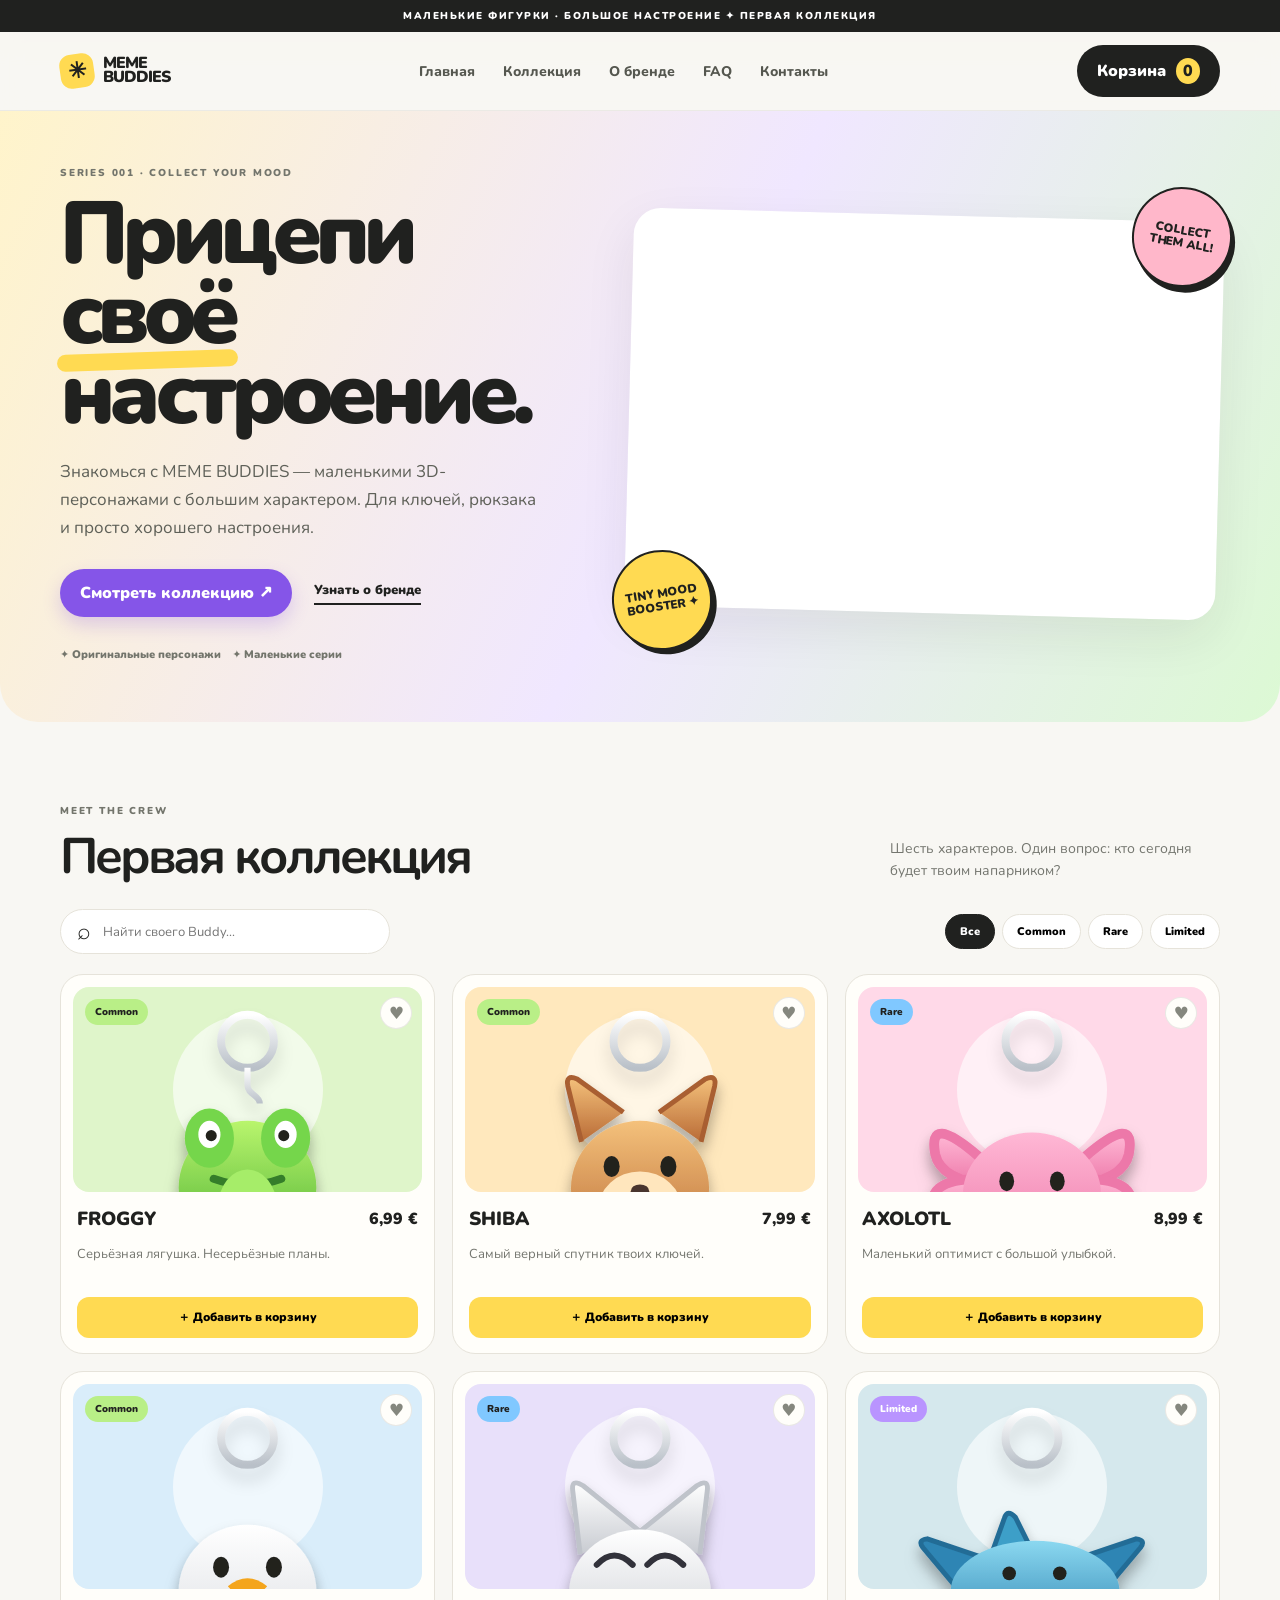
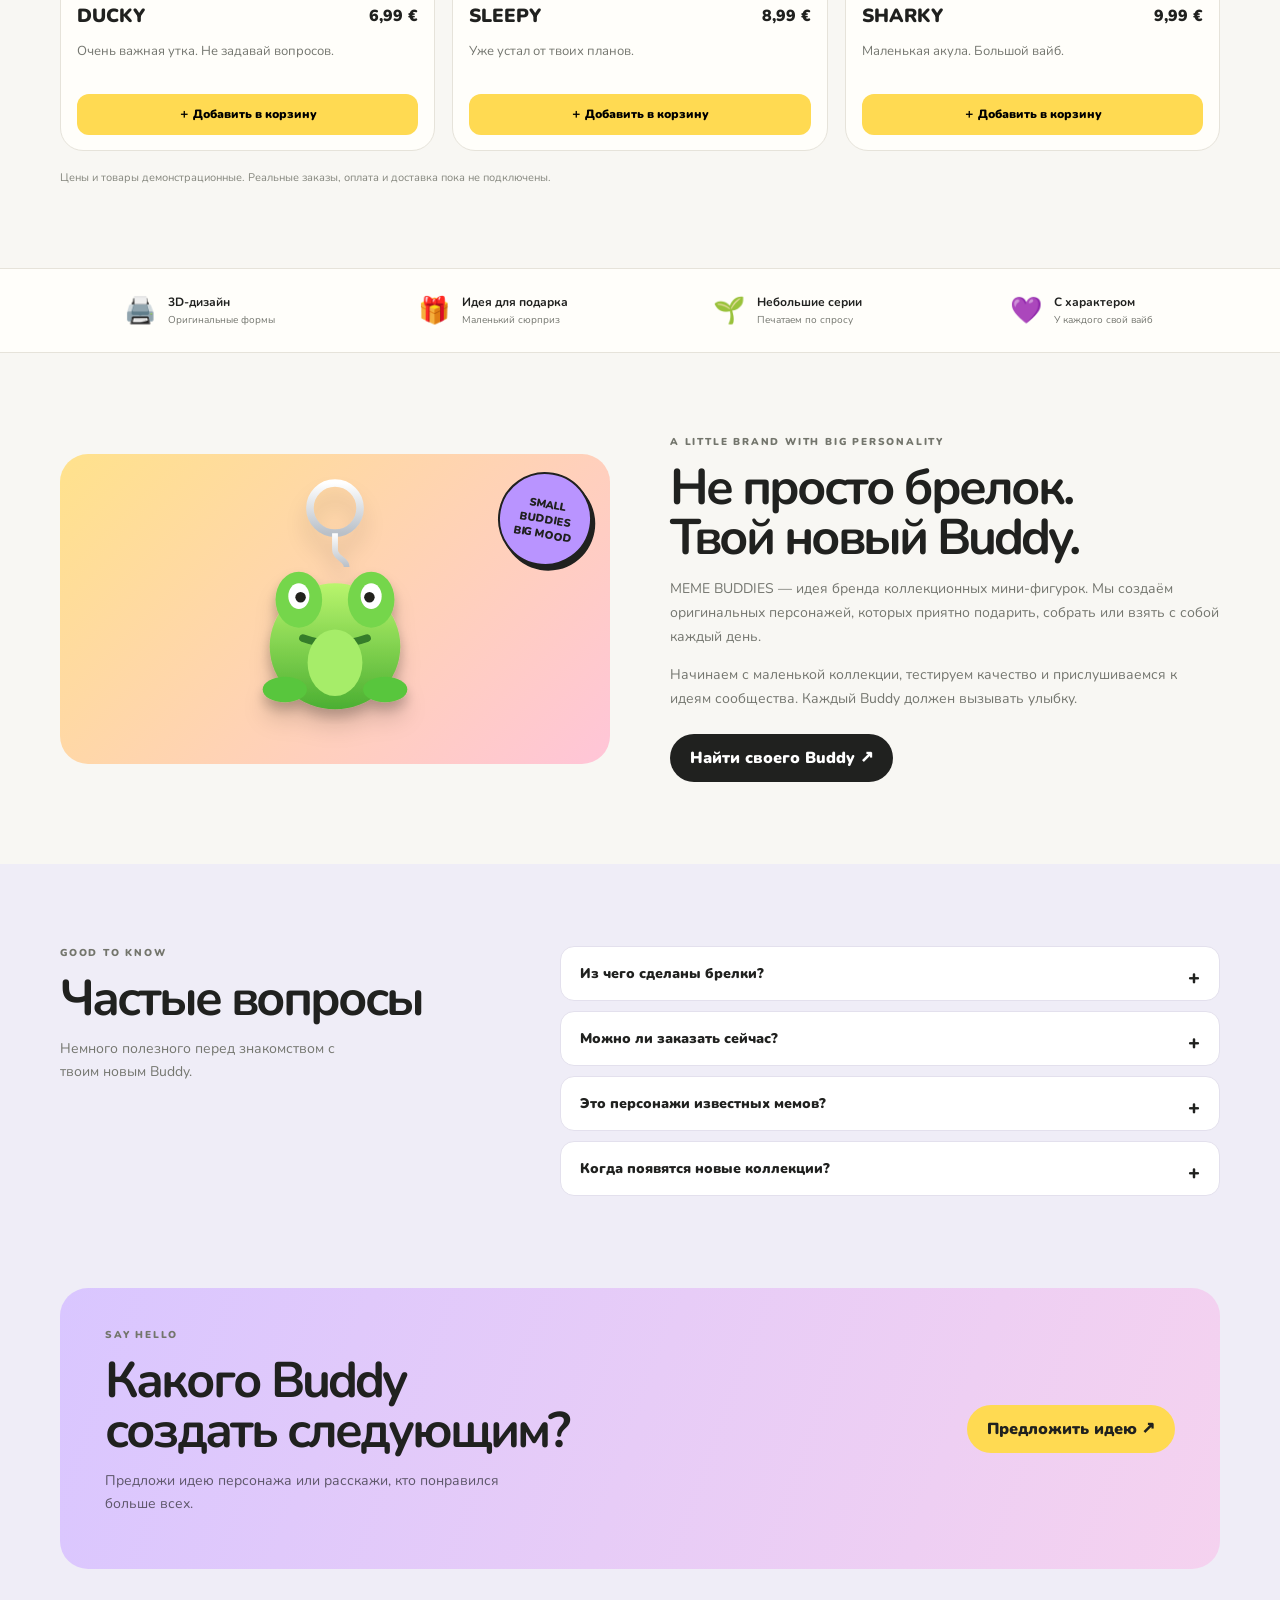
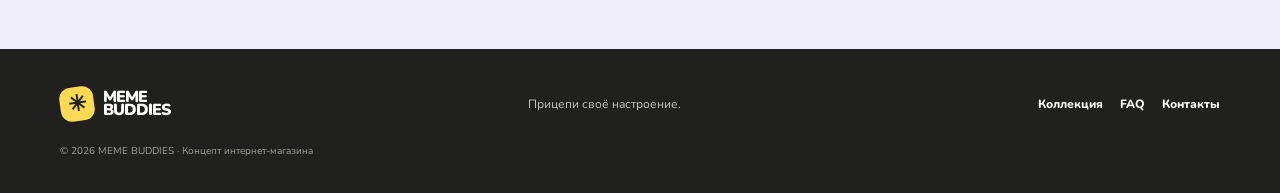
<file: index.html>
<!doctype html>
<html lang="ru"><head>
<meta charset="utf-8"><meta name="viewport" content="width=device-width,initial-scale=1"><meta name="theme-color" content="#f8f7f3">
<meta name="description" content="MEME BUDDIES — оригинальные коллекционные 3D-брелки. Прицепи своё настроение!">
<title>MEME BUDDIES — прицепи своё настроение</title><link rel="icon" href="assets/favicon.svg" type="image/svg+xml">
<link rel="preconnect" href="https://fonts.googleapis.com"><link rel="preconnect" href="https://fonts.gstatic.com" crossorigin>
<link href="https://fonts.googleapis.com/css2?family=Nunito:wght@400;600;700;800;900;1000&display=swap" rel="stylesheet">
<link rel="stylesheet" href="styles.css"><script src="app.js" defer></script></head><body>
<div class="announcement">МАЛЕНЬКИЕ ФИГУРКИ · БОЛЬШОЕ НАСТРОЕНИЕ ✦ ПЕРВАЯ КОЛЛЕКЦИЯ</div>
<header class="site-header"><div class="container nav"><a class="brand" href="#home"><span class="brand-mark">✳</span><span>MEME<br>BUDDIES</span></a>
<button class="menu-toggle" id="menuToggle" aria-label="Открыть меню" aria-expanded="false">☰</button>
<nav class="nav-links" id="navLinks"><a href="#home">Главная</a><a href="#shop">Коллекция</a><a href="#about">О бренде</a><a href="#faq">FAQ</a><a href="#contact">Контакты</a></nav>
<button class="cart-button" id="openCart">Корзина <span id="cartCount">0</span></button></div></header>
<main>
<section class="hero" id="home"><div class="container hero-grid"><div class="hero-copy"><p class="eyebrow">SERIES 001 · COLLECT YOUR MOOD</p>
<h1>Прицепи<br><span>своё</span> настроение.</h1><p class="hero-lead">Знакомься с MEME BUDDIES — маленькими 3D-персонажами с большим характером. Для ключей, рюкзака и просто хорошего настроения.</p>
<div class="hero-actions"><a class="button button-primary" href="#shop">Смотреть коллекцию ↗</a><a class="underlink" href="#about">Узнать о бренде</a></div><div class="hero-proof">✦ Оригинальные персонажи　✦ Маленькие серии</div></div>
<div class="hero-art"><div class="hero-image-wrap"><img src="assets/meme-buddies-concept.jpg" alt="Созданный визуальный концепт коллекции MEME BUDDIES" class="hero-image"></div><div class="floating-note note-one">COLLECT<br>THEM ALL!</div><div class="floating-note note-two">TINY MOOD<br>BOOSTER ✦</div></div></div></section>
<section class="section" id="shop"><div class="container"><div class="section-heading"><div><p class="eyebrow">MEET THE CREW</p><h2>Первая коллекция</h2></div><p>Шесть характеров. Один вопрос: кто сегодня будет твоим напарником?</p></div>
<div class="shop-tools"><label class="search-box"><span>⌕</span><input id="searchInput" type="search" placeholder="Найти своего Buddy..." aria-label="Поиск товаров"></label><div class="filters"><button class="filter active" data-filter="all">Все</button><button class="filter" data-filter="common">Common</button><button class="filter" data-filter="rare">Rare</button><button class="filter" data-filter="limited">Limited</button></div></div>
<div class="product-grid" id="productGrid" aria-live="polite"></div><p class="demo-note">Цены и товары демонстрационные. Реальные заказы, оплата и доставка пока не подключены.</p></div></section>
<section class="perks-section"><div class="container perks"><div class="perk"><span>🖨️</span><div><b>3D-дизайн</b><small>Оригинальные формы</small></div></div><div class="perk"><span>🎁</span><div><b>Идея для подарка</b><small>Маленький сюрприз</small></div></div><div class="perk"><span>🌱</span><div><b>Небольшие серии</b><small>Печатаем по спросу</small></div></div><div class="perk"><span>💜</span><div><b>С характером</b><small>У каждого свой вайб</small></div></div></div></section>
<section class="section" id="about"><div class="container about-grid"><div class="about-art"><div class="about-sticker">SMALL<br>BUDDIES<br>BIG MOOD</div><img class="about-product-photo" src="assets/products/froggy.svg" alt="Фигурка Froggy" loading="lazy"></div><div><p class="eyebrow">A LITTLE BRAND WITH BIG PERSONALITY</p><h2>Не просто брелок.<br>Твой новый Buddy.</h2><p>MEME BUDDIES — идея бренда коллекционных мини-фигурок. Мы создаём оригинальных персонажей, которых приятно подарить, собрать или взять с собой каждый день.</p><p>Начинаем с маленькой коллекции, тестируем качество и прислушиваемся к идеям сообщества. Каждый Buddy должен вызывать улыбку.</p><a class="button button-dark" href="#shop">Найти своего Buddy ↗</a></div></div></section>
<section class="faq-section section" id="faq"><div class="container faq-grid"><div><p class="eyebrow">GOOD TO KNOW</p><h2>Частые вопросы</h2><p class="section-sub">Немного полезного перед знакомством с твоим новым Buddy.</p></div><div class="faq-list">
<details><summary>Из чего сделаны брелки?</summary><p>Концепция предполагает 3D-печать пластиком PLA. Материал, прочность и финиш конкретных изделий нужно подтвердить после тестовых образцов.</p></details>
<details><summary>Можно ли заказать сейчас?</summary><p>Пока сайт — демонстрационный проект. Корзина сохраняет выбранные товары, но оформление заказов и приём платежей ещё не подключены.</p></details>
<details><summary>Это персонажи известных мемов?</summary><p>Нет. Персонажи MEME BUDDIES задумываются как оригинальные дизайны, а не копии чужих героев или брендов.</p></details>
<details><summary>Когда появятся новые коллекции?</summary><p>Новые серии планируется выпускать после проверки спроса и качества первой коллекции.</p></details></div></div></section>
<section class="contact-section" id="contact"><div class="container contact-card"><div><p class="eyebrow">SAY HELLO</p><h2>Какого Buddy<br>создать следующим?</h2><p>Предложи идею персонажа или расскажи, кто понравился больше всех.</p></div><a class="button button-yellow" href="https://github.com/pugartj-a11y/My-Shop/issues" target="_blank" rel="noopener">Предложить идею ↗</a></div></section>
</main>
<footer class="site-footer"><div class="container footer-inner"><a class="brand" href="#home"><span class="brand-mark">✳</span><span>MEME<br>BUDDIES</span></a><p>Прицепи своё настроение.</p><div class="footer-links"><a href="#shop">Коллекция</a><a href="#faq">FAQ</a><a href="#contact">Контакты</a></div><small>© <span id="year"></span> MEME BUDDIES · Концепт интернет-магазина</small></div></footer>
<div class="cart-backdrop" id="cartBackdrop" hidden><aside class="cart-drawer" role="dialog" aria-modal="true" aria-labelledby="cartTitle"><div class="cart-head"><h2 id="cartTitle">Твоя корзина</h2><button id="closeCart" class="icon-button" aria-label="Закрыть корзину">×</button></div><div id="cartItems" class="cart-items"></div><div class="cart-bottom"><div class="cart-total"><span>Итого</span><strong id="cartTotal">0,00 €</strong></div><button class="button button-primary checkout-button" id="checkoutButton">Перейти к заказу</button><p class="demo-note">Демо-режим: реальные заказы и платежи не принимаются.</p></div></aside></div><div class="toast" id="toast" role="status" aria-live="polite"></div></body></html>
</file>
<file: styles.css>
:root{--ink:#20211f;--muted:#74766f;--paper:#f8f7f3;--white:#fffefa;--green:#b9ef87;--yellow:#ffda52;--pink:#ffb7ca;--purple:#b994ff;--line:#e6e3da;--shadow:0 18px 50px #22231d14}*{box-sizing:border-box}html{scroll-behavior:smooth;scroll-padding-top:90px}body{margin:0;background:var(--paper);color:var(--ink);font-family:Nunito,system-ui,sans-serif}a{color:inherit;text-decoration:none}button,input{font:inherit}button{cursor:pointer}.container{width:min(1160px,calc(100% - 44px));margin:auto}.announcement{background:var(--ink);color:white;text-align:center;padding:9px 12px;font-size:10px;font-weight:1000;letter-spacing:.15em}.site-header{position:sticky;top:0;z-index:10;background:#f8f7f3ed;backdrop-filter:blur(14px);border-bottom:1px solid #20211e10}.nav{height:78px;display:flex;align-items:center;justify-content:space-between;gap:24px}.brand{display:flex;align-items:center;gap:9px;font-weight:1000;font-size:16px;line-height:.85;letter-spacing:-.06em}.brand-mark{display:grid;place-items:center;width:34px;height:34px;border-radius:11px;background:var(--yellow);font-size:22px;transform:rotate(-8deg)}.nav-links{display:flex;gap:28px;font-size:14px;font-weight:800;color:#55574f}.nav-links a:hover,.footer-links a:hover{color:#8254d8}.cart-button,.button{border:0;border-radius:999px;padding:13px 20px;font-weight:1000;display:inline-flex;align-items:center;justify-content:center;gap:10px;transition:transform .2s,box-shadow .2s}.cart-button{background:var(--ink);color:white}.cart-button span{background:var(--yellow);color:var(--ink);border-radius:50%;padding:2px 7px}.button:hover,.cart-button:hover{transform:translateY(-2px);box-shadow:0 8px 20px #20211e22}.menu-toggle{display:none;border:0;background:transparent;font-size:24px}.hero{overflow:hidden;background:linear-gradient(115deg,#fff4cb,#f0e7ff 53%,#dcf9d4);border-radius:0 0 38px 38px}.hero-grid{display:grid;grid-template-columns:.95fr 1.05fr;align-items:center;gap:35px;padding:55px 0 60px;min-height:510px}.eyebrow{font-size:10px;font-weight:1000;letter-spacing:.18em;color:#73756c;margin:0 0 14px}.hero h1{font-size:clamp(52px,7vw,88px);line-height:.91;letter-spacing:-.075em;margin:0 0 24px;font-weight:1000}.hero h1 span{position:relative;z-index:0}.hero h1 span:after{content:'';position:absolute;z-index:-1;left:-3px;right:-4px;bottom:5px;height:17px;border-radius:12px;background:var(--yellow);transform:rotate(-2deg)}.hero-lead{font-size:17px;line-height:1.65;color:#5e6058;max-width:480px}.hero-actions{display:flex;align-items:center;gap:22px;flex-wrap:wrap;margin-top:27px}.button-primary{background:#8555e8;color:white;box-shadow:0 8px 18px #8555e83d}.underlink{font-size:13px;font-weight:1000;border-bottom:2px solid;padding-bottom:4px}.hero-proof{font-size:11px;font-weight:900;color:#73756c;margin-top:30px}.hero-art{position:relative;padding:20px 0}.hero-image-wrap{border:7px solid #ffffff9c;border-radius:27px;overflow:hidden;box-shadow:var(--shadow);transform:rotate(1.5deg);background:white}.hero-image{display:block;width:100%;height:auto}.floating-note{position:absolute;border:2px solid var(--ink);border-radius:50%;width:100px;height:100px;display:grid;place-items:center;text-align:center;font-size:12px;font-weight:1000;line-height:1.1;box-shadow:4px 5px 0 var(--ink)}.note-one{background:var(--pink);right:-12px;top:-8px;transform:rotate(10deg)}.note-two{background:var(--yellow);left:-17px;bottom:-17px;transform:rotate(-9deg)}.section{padding:82px 0}.section-heading{display:flex;align-items:end;justify-content:space-between;gap:25px;margin-bottom:27px}.section-heading h2,.about-grid h2,.faq-grid h2,.contact-card h2{font-size:clamp(34px,4vw,50px);line-height:1;letter-spacing:-.06em;margin:0}.section-heading>p{max-width:330px;color:var(--muted);font-size:14px;line-height:1.6;margin:0}.shop-tools{display:flex;justify-content:space-between;align-items:center;gap:15px;margin-bottom:20px}.search-box{display:flex;align-items:center;gap:10px;background:white;border:1px solid var(--line);border-radius:999px;padding:0 16px;width:min(330px,100%);height:45px}.search-box span{font-size:23px}.search-box input{border:0;outline:0;background:transparent;width:100%;font-size:13px}.filters{display:flex;gap:7px;flex-wrap:wrap}.filter{border:1px solid var(--line);background:white;border-radius:999px;padding:9px 14px;font-size:11px;font-weight:1000}.filter.active,.filter:hover{background:var(--ink);border-color:var(--ink);color:white}.product-grid{display:grid;grid-template-columns:repeat(3,1fr);gap:17px}.product-card{background:var(--white);border:1px solid var(--line);border-radius:23px;padding:12px;transition:transform .2s,box-shadow .2s}.product-card:hover{transform:translateY(-4px);box-shadow:var(--shadow)}.product-visual{height:205px;border-radius:16px;display:grid;place-items:center;position:relative;overflow:hidden}.product-visual:before{content:'';position:absolute;width:150px;height:150px;background:#ffffff9c;border-radius:50%}.product-emoji{position:relative;font-size:104px;filter:drop-shadow(0 10px 7px #0002);z-index:1}.rarity{position:absolute;top:12px;left:12px;z-index:2;border-radius:999px;padding:6px 10px;font-size:10px;font-weight:1000}.rarity-common{background:#b9ef87}.rarity-rare{background:#80c8ff}.rarity-limited{background:#b994ff;color:white}.product-info{padding:14px 4px 3px}.product-titleline{display:flex;align-items:center;justify-content:space-between;gap:8px}.product-titleline h3{font-size:19px;margin:0;font-weight:1000}.product-price{font-weight:1000}.product-desc{color:var(--muted);font-size:13px;line-height:1.5;min-height:39px}.add-button{width:100%;border:0;border-radius:12px;background:var(--yellow);padding:12px;font-size:12px;font-weight:1000}.add-button:hover{background:var(--ink);color:white}.empty-results{grid-column:1/-1;text-align:center;padding:45px;background:white;border-radius:20px;color:var(--muted)}.demo-note{font-size:11px;color:#85877e;line-height:1.55;margin:18px 0 0}.perks-section{border-block:1px solid var(--line);background:#fffefa}.perks{display:grid;grid-template-columns:repeat(4,1fr);padding:24px 0;gap:16px}.perk{display:flex;align-items:center;justify-content:center;gap:12px}.perk>span{font-size:26px}.perk b,.perk small{display:block}.perk b{font-size:12px}.perk small{font-size:10px;color:var(--muted);margin-top:3px}.about-grid{display:grid;grid-template-columns:1fr 1fr;gap:60px;align-items:center}.about-art{min-height:310px;border-radius:28px;background:linear-gradient(135deg,#ffe28c,#ffc5d8);display:grid;place-items:center;position:relative;overflow:hidden}.about-emoji{font-size:75px;letter-spacing:-10px;filter:drop-shadow(0 12px 5px #0002)}.about-sticker{position:absolute;right:18px;top:18px;width:94px;height:94px;border-radius:50%;background:var(--purple);border:2px solid var(--ink);box-shadow:4px 4px 0 var(--ink);display:grid;place-items:center;text-align:center;font-size:11px;font-weight:1000;transform:rotate(10deg)}.about-grid p:not(.eyebrow){color:var(--muted);line-height:1.7;font-size:14px}.button-dark{background:var(--ink);color:white;margin-top:10px}.faq-section{background:#efedf7}.faq-grid{display:grid;grid-template-columns:.8fr 1.2fr;gap:60px}.section-sub{color:var(--muted);line-height:1.6;font-size:14px;max-width:300px}.faq-list details{background:white;border:1px solid #e3e0ed;border-radius:14px;padding:17px 19px;margin-bottom:10px}.faq-list summary{font-weight:1000;font-size:14px;cursor:pointer;list-style:none}.faq-list summary:after{content:'+';float:right;font-size:20px}.faq-list details[open] summary:after{content:'−'}.faq-list details p{font-size:13px;line-height:1.6;color:var(--muted);margin-bottom:0}.contact-section{padding:0 0 80px;background:#efedf7}.contact-card{border-radius:28px;background:linear-gradient(110deg,#d9c6ff,#f5d2ef);padding:40px 45px;display:flex;align-items:center;justify-content:space-between;gap:25px}.contact-card p:not(.eyebrow){color:#5d5669;max-width:430px;font-size:14px;line-height:1.6}.button-yellow{background:var(--yellow);color:var(--ink);white-space:nowrap}.site-footer{background:var(--ink);color:white;padding:35px 0}.footer-inner{display:flex;align-items:center;justify-content:space-between;gap:20px;flex-wrap:wrap}.footer-inner .brand-mark{color:var(--ink)}.footer-inner>p{color:#c5c6bf;font-size:12px}.footer-links{display:flex;gap:17px;font-size:12px;font-weight:800}.footer-inner>small{width:100%;color:#9fa198;font-size:10px}.cart-backdrop{position:fixed;inset:0;z-index:30;background:#1115;display:flex;justify-content:flex-end}.cart-backdrop[hidden]{display:none}.cart-drawer{height:100%;width:min(430px,100%);background:var(--paper);padding:24px;display:flex;flex-direction:column;box-shadow:-10px 0 40px #0002}.cart-head{display:flex;align-items:center;justify-content:space-between}.cart-head h2{font-size:27px;letter-spacing:-.05em}.icon-button{width:38px;height:38px;border:0;border-radius:50%;background:#e9e6dd;font-size:24px}.cart-items{flex:1;overflow:auto;margin:20px 0}.cart-row{display:flex;justify-content:space-between;align-items:center;gap:12px;padding:13px 0;border-bottom:1px solid var(--line)}.cart-row b{font-size:13px}.cart-row small{display:block;color:var(--muted);font-size:11px;margin-top:4px}.quantity{display:flex;align-items:center;gap:8px}.quantity button{width:27px;height:27px;border:1px solid var(--line);border-radius:8px;background:white}.cart-total{display:flex;justify-content:space-between;font-size:18px;border-top:1px solid var(--line);padding:17px 0}.checkout-button{width:100%}.toast{position:fixed;z-index:40;bottom:22px;left:50%;transform:translate(-50%,20px);opacity:0;pointer-events:none;background:var(--ink);color:white;padding:12px 18px;border-radius:999px;font-size:12px;transition:.2s}.toast.show{opacity:1;transform:translate(-50%,0)}body.cart-open{overflow:hidden}@media(max-width:800px){.nav-links{gap:15px}.hero-grid{grid-template-columns:1fr;padding-top:43px}.hero-art{max-width:650px;width:100%;margin:auto}.product-grid{grid-template-columns:repeat(2,1fr)}.about-grid,.faq-grid{grid-template-columns:1fr;gap:30px}.perks{grid-template-columns:repeat(2,1fr)}}@media(max-width:560px){.container{width:calc(100% - 28px)}.nav{height:66px}.menu-toggle{display:block;margin-left:auto}.nav-links{display:none;position:absolute;top:66px;left:0;right:0;background:var(--paper);padding:18px 22px 22px;border-bottom:1px solid var(--line);flex-direction:column;gap:16px}.nav-links.open{display:flex}.cart-button{padding:10px 13px;font-size:12px}.brand{font-size:14px}.hero-grid{padding:38px 0 43px}.hero h1{font-size:58px}.hero-lead{font-size:15px}.floating-note{width:78px;height:78px;font-size:9px}.section{padding:58px 0}.section-heading{display:block}.section-heading>p{margin-top:13px}.shop-tools{align-items:stretch;flex-direction:column}.search-box{width:100%}.product-grid{gap:10px}.product-card{padding:8px;border-radius:17px}.product-visual{height:145px}.product-emoji{font-size:73px}.product-titleline h3{font-size:15px}.product-price{font-size:13px}.product-desc{font-size:11px;min-height:50px}.add-button{font-size:10px;padding:10px 5px}.perks{gap:18px 8px}.perk{justify-content:flex-start}.perk>span{font-size:22px}.perk b{font-size:11px}.perk small{font-size:9px}.about-art{min-height:220px}.about-emoji{font-size:57px}.contact-card{padding:28px 22px;display:block}.contact-card .button{margin-top:12px}.footer-inner{justify-content:flex-start}.footer-inner>p,.footer-links{width:100%}}
/* Real product artwork, favorites and cart thumbnails */
.product-photo{position:relative;z-index:1;width:92%;height:92%;object-fit:contain;filter:drop-shadow(0 12px 8px #0002);transition:transform .25s}
.product-card:hover .product-photo{transform:scale(1.06)}
.favorite-button{position:absolute;z-index:3;right:10px;top:10px;width:32px;height:32px;border:1px solid #20211e18;border-radius:50%;background:#fffefa;color:#85877e;font-size:17px}
.favorite-button.is-favorite{background:#ffb7ca;color:#9d2347;border-color:#ffb7ca}
.cart-thumb{width:54px;height:54px;object-fit:contain;border-radius:12px;background:#fff;flex:0 0 54px}
.cart-product-name{flex:1;min-width:0}
.cart-product-name b{font-size:13px}
.cart-product-name small{display:block;color:var(--muted);font-size:11px;margin-top:4px}
.about-product-photo{width:min(82%,390px);height:280px;object-fit:contain;filter:drop-shadow(0 16px 10px #0002)}
@media(max-width:560px){.product-photo{width:94%;height:94%}.about-product-photo{height:210px}}
</file>
